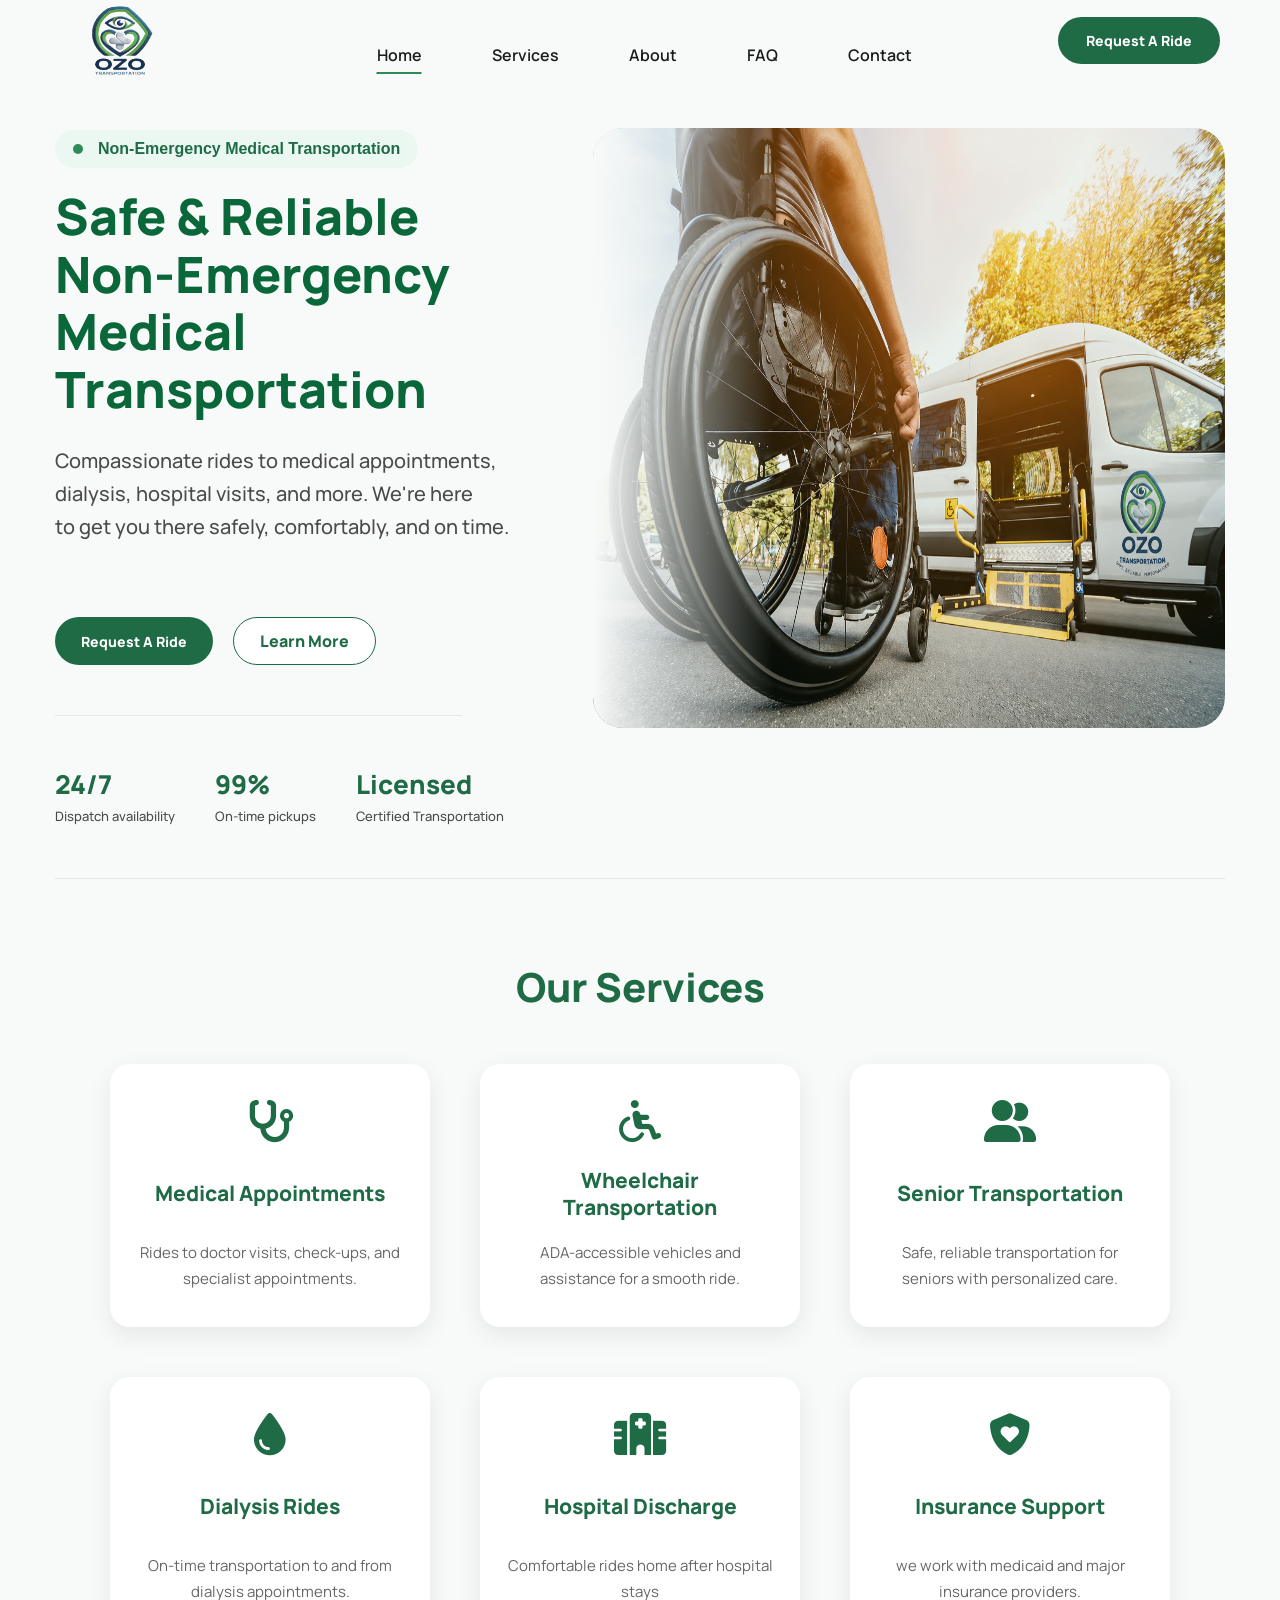
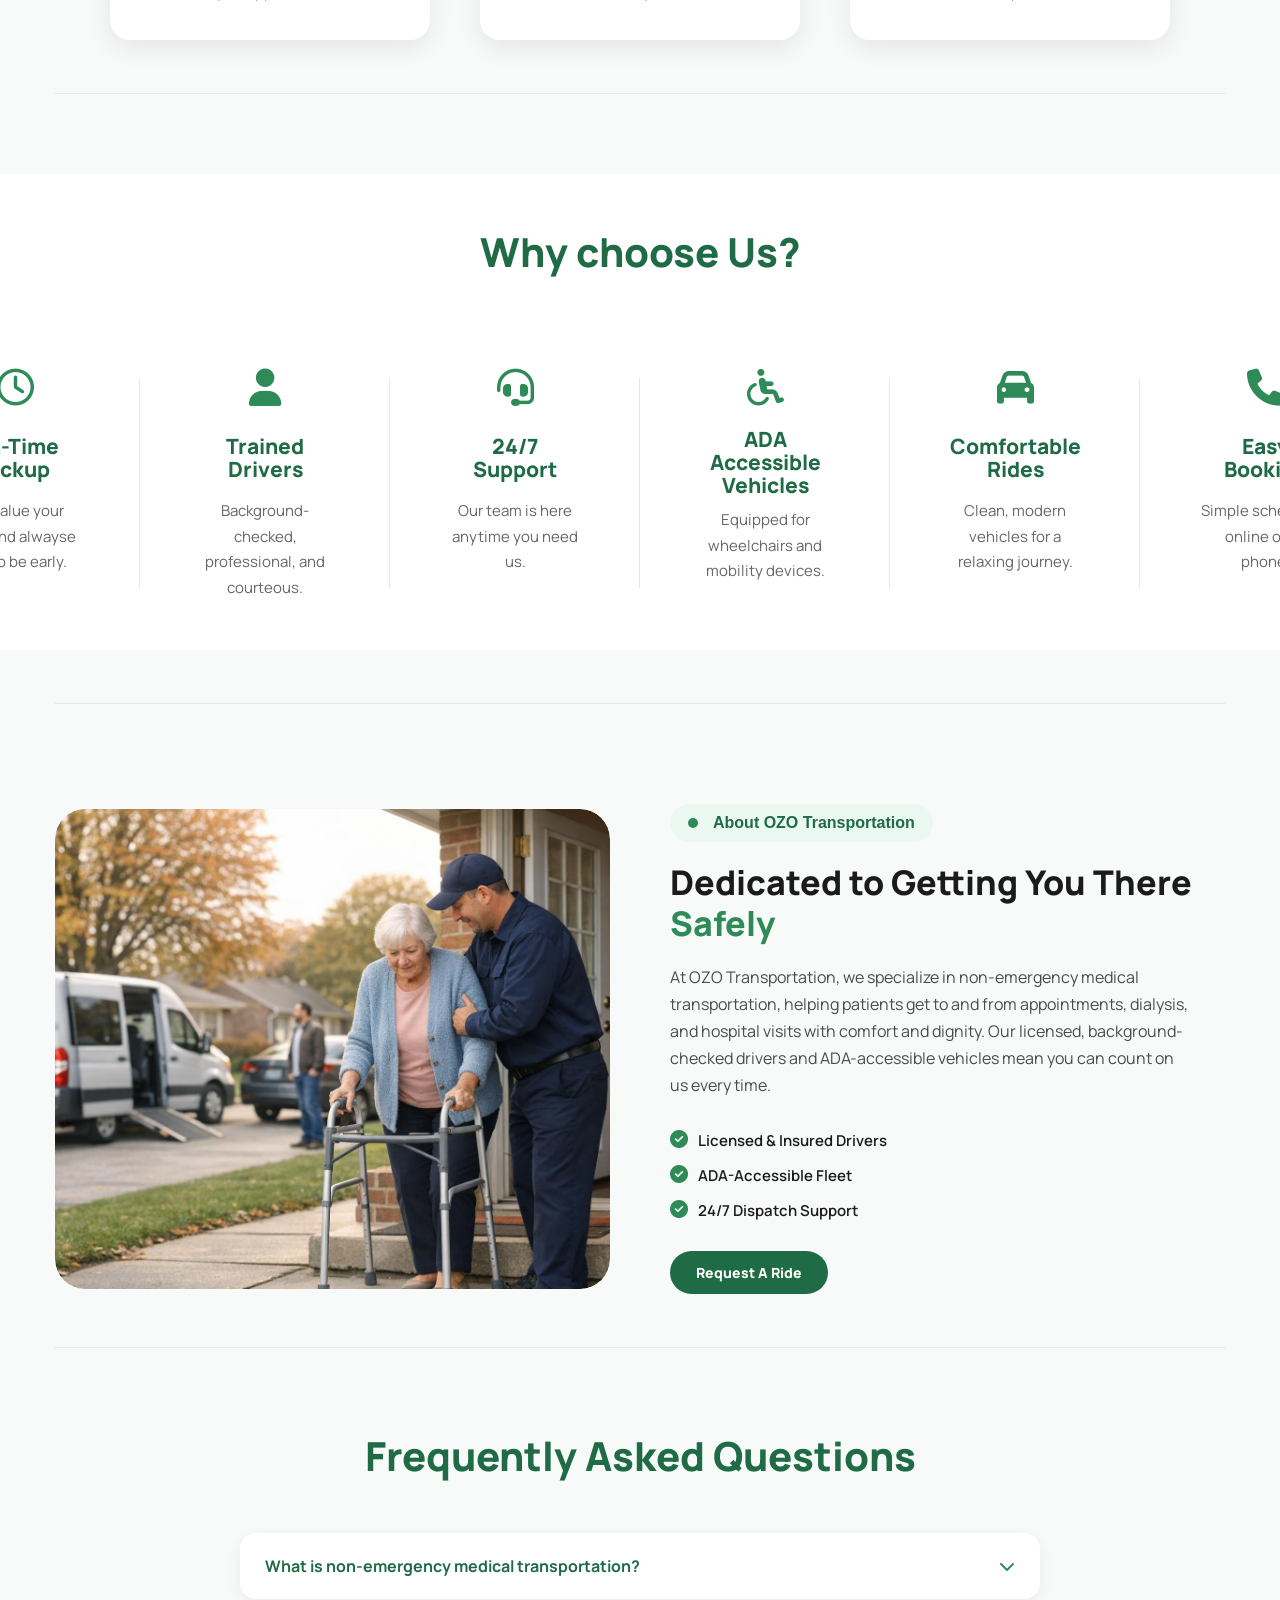
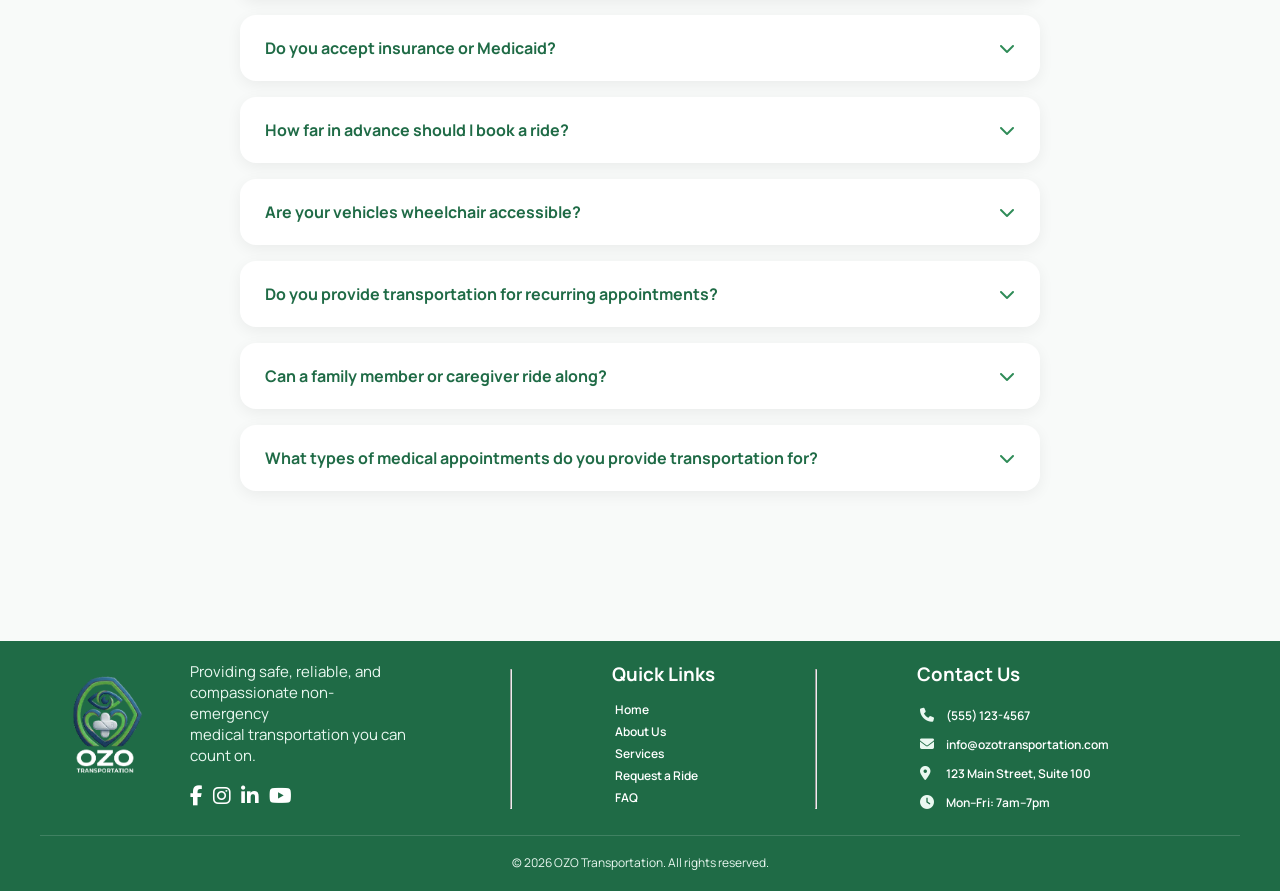
<file: index.html>
<!doctype html>
<html lang="en">
  <head>
    <meta charset="UTF-8" />
    <meta name="viewport" content="width=device-width, initial-scale=1.0" />
    <title>NEMT - OZO Transportation</title>
    <meta
      name="description"
      content="Safe, reliable non-emergency medical transportation for dialysis, hospital visits, and appointments. ADA-accessible vehicles, 24/7 dispatch. Book your ride today."
    />
    <link rel="canonical" href="https://www.ozotransportation.com/" />
    <!-- Open Graph (for social shares) -->
    <meta
      property="og:title"
      content="OZO Transportation — Non-Emergency Medical Transportation"
    />
    <meta
      property="og:description"
      content="Compassionate, ADA-accessible rides to medical appointments, dialysis, and hospital visits."
    />
    <meta
      property="og:image"
      content="https://www.ozotransportation.com/images/hero.png"
    />
    <meta property="og:type" content="website" />
    <meta property="og:url" content="https://www.ozotransportation.com/" />
    <!-- Twitter Card -->
    <meta name="twitter:card" content="summary_large_image" />

    <link rel="stylesheet" href="main.css" />
    <!-- google fonts -->
    <link rel="preconnect" href="https://fonts.googleapis.com" />
    <link rel="preconnect" href="https://fonts.gstatic.com" crossorigin />
    <link
      href="https://fonts.googleapis.com/css2?family=Manrope:wght@200..800&family=Open+Sans:ital,wght@0,300..800;1,300..800&family=Roboto+Condensed:ital,wght@0,100..900;1,100..900&family=Yuyu&display=swap"
      rel="stylesheet"
    />
    <!-- Font awsome for the icons  -->
    <link
      rel="stylesheet"
      href="https://cdnjs.cloudflare.com/ajax/libs/font-awesome/6.7.2/css/all.min.css"
    />
    <link rel="icon" href="images/logo2.png" />

    <script type="application/ld+json">
      {
        "@context": "https://schema.org",
        "@type": "MedicalBusiness",
        "name": "OZO Transportation",
        "description": "Non-emergency medical transportation services including dialysis rides, wheelchair transportation, and hospital discharge transport.",
        "telephone": "+15551234567",
        "email": "info@ozotransportation.com",
        "address": {
          "@type": "PostalAddress",
          "streetAddress": "123 Main Street, Suite 100"
        },
        "openingHours": "Mo-Fr 07:00-19:00"
      }
    </script>
  </head>
  <body>
    <div class="preloader" id="preloader">
      <div class="preloader-content">
        <img
          src="images/Logo.png"
          alt="OZO Transportation"
          class="preloader-logo"
        />
        <div class="preloader-spinner"></div>
      </div>
    </div>
    <div class="container">
      <header>
        <a href="#home"
          ><img
            class="logo"
            src="images/Logo.png"
            alt="OZO Transportation Logo"
        /></a>
        <nav>
          <ul>
            <li><a href="#home" class="active">Home</a></li>
            <li><a href="#services">Services</a></li>
            <li><a href="#about">About</a></li>
            <li><a href="#FAQ">FAQ</a></li>
            <li><a href="#contact">Contact</a></li>
          </ul>
          <button class="hamburger" id="hamburgerBtn" aria-label="Menu">
            <i class="fa-solid fa-bars"></i>
          </button>
        </nav>
        <button class="btn" id="requestBtn" onclick="location.href='requestAride.html'">Request A Ride</button>
      </header>
      <section class="hero" id="home">
        <div class="lhero-content">
          <div class="badge">
            <span class="badge-dot"></span>
            <span class="title">Non-Emergency Medical Transportation</span>
          </div>
          <h1 class="hero-header">
            Safe & Reliable <br />Non-Emergency <br />Medical Transportation
          </h1>
          <p class="hero-subtitle">
            Compassionate rides to medical appointments, dialysis, hospital
            visits, and more. We're here <br />to get you there safely,
            comfortably, and on time.
          </p>
          <div class="hero-btns">
            <button class="hero-btn1" id="requestBtn" onclick="location.href='requestAride.html'">Request A Ride</button>
            <a class="hero-btn2" href="#about">Learn More</a>
          </div>
          <hr class="hero-hr" />
          <div class="hero-stats">
            <div class="div1">
              <span class="stat-number">24/7</span>
              <p>Dispatch availability</p>
            </div>
            <div class="div2">
              <span class="stat-number">99%</span>
              <p>On-time pickups</p>
            </div>
            <div class="div3">
              <span class="stat-number">Licensed</span>
              <p>Certified Transportation</p>
            </div>
          </div>
        </div>
        <div class="rhero-content">
          <img src="images/hero.png" />
        </div>
      </section>
      <hr class="hero-hr2" />
      <section class="services" id="services">
        <h2 class="services-header">Our Services</h2>
        <article class="services-cards">
          <div class="card">
            <i class="fa-solid fa-stethoscope" style="color: #1f6b46"></i>
            <h5 class="card-header">Medical Appointments</h5>
            <p>
              Rides to doctor visits, check-ups, and specialist appointments.
            </p>
          </div>
          <div class="card">
            <i class="fa-solid fa-wheelchair" style="color: #1f6b46"></i>
            <h5 class="card-header">Wheelchair Transportation</h5>
            <p>ADA-accessible vehicles and assistance for a smooth ride.</p>
          </div>
          <div class="card">
            <i class="fa-solid fa-user-group" style="color: #1f6b46"></i>
            <h5 class="card-header">Senior Transportation</h5>
            <p>
              Safe, reliable transportation for seniors with personalized care.
            </p>
          </div>
          <div class="card">
            <i class="fa-solid fa-droplet" style="color: #1f6b46"></i>
            <h5 class="card-header">Dialysis Rides</h5>
            <p>On-time transportation to and from dialysis appointments.</p>
          </div>
          <div class="card">
            <i class="fa-solid fa-hospital" style="color: #1f6b46"></i>
            <h5 class="card-header">Hospital Discharge</h5>
            <p>Comfortable rides home after hospital stays</p>
          </div>
          <div class="card">
            <i class="fa-solid fa-shield-heart" style="color: #1f6b46"></i>
            <h5 class="card-header">Insurance Support</h5>
            <p>we work with medicaid and major insurance providers.</p>
          </div>
        </article>
      </section>
      <hr class="hero-hr2" />
      <section class="why-chooseUs">
        <h2 class="why-chooseUs-header">Why choose Us?</h2>
        <div class="why-chooseUs-cards">
          <div class="why-chooseUs-card-content">
            <i class="fa-regular fa-clock"></i>
            <h5>On-Time Pickup</h5>
            <p>We value your time and alwayse aim to be early.</p>
          </div>
          <div class="why-chooseUs-card-content">
            <i class="fa-solid fa-user"></i>
            <h5>Trained Drivers</h5>
            <p>Background-checked, professional, and courteous.</p>
          </div>
          <div class="why-chooseUs-card-content">
            <i class="fa-solid fa-headset"></i>
            <h5>24/7 Support</h5>
            <p>Our team is here anytime you need us.</p>
          </div>
          <div class="why-chooseUs-card-content">
            <i class="fa-solid fa-wheelchair"></i>
            <h5>ADA Accessible Vehicles</h5>
            <p>Equipped for wheelchairs and mobility devices.</p>
          </div>
          <div class="why-chooseUs-card-content">
            <i class="fa-solid fa-car"></i>
            <h5>Comfortable Rides</h5>
            <p>Clean, modern vehicles for a relaxing journey.</p>
          </div>
          <div class="why-chooseUs-card-content">
            <i class="fa-solid fa-phone"></i>
            <h5>Easy Booking</h5>
            <p>Simple scheduling online or by phone.</p>
          </div>
        </div>
      </section>
      <hr class="hero-hr2" />
      <section class="about" id="about">
        <div class="about-content">
          <div class="about-img">
            <img src="images/about.jpg" alt="OZO Transportation team" />
          </div>
          <div class="about-text">
            <div class="badge">
              <span class="badge-dot"></span>
              <span class="title">About OZO Transportation</span>
            </div>
            <h2 class="about-header">
              Dedicated to Getting You There
              <span style="color: #2e8b57">Safely</span>
            </h2>
            <p class="about-p">
              At OZO Transportation, we specialize in non-emergency medical
              transportation, helping patients get to and from appointments,
              dialysis, and hospital visits with comfort and dignity. Our
              licensed, background-checked drivers and ADA-accessible vehicles
              mean you can count on us every time.
            </p>
            <div class="about-points">
              <div class="about-point">
                <i class="fa-solid fa-circle-check"></i>
                <span>Licensed & Insured Drivers</span>
              </div>
              <div class="about-point">
                <i class="fa-solid fa-circle-check"></i>
                <span>ADA-Accessible Fleet</span>
              </div>
              <div class="about-point">
                <i class="fa-solid fa-circle-check"></i>
                <span>24/7 Dispatch Support</span>
              </div>
            </div>
            <button class="hero-btn1" id="requestBtn" onclick="location.href='requestAride.html'">Request A Ride</button>
          </div>
        </div>
      </section>
      <hr class="hero-hr2" />
      <section class="faq" id="FAQ">
        <h2 class="faq-header">Frequently Asked Questions</h2>
        <div class="faq-list">
          <div class="faq-item">
            <button class="faq-question">
              What is non-emergency medical transportation?
              <i class="fa-solid fa-chevron-down"></i>
            </button>
            <div class="faq-answer">
              <p>
                It's transportation for patients who need to get to medical
                appointments, dialysis, or hospital visits but don't require an
                ambulance.
              </p>
            </div>
          </div>
          <div class="faq-item">
            <button class="faq-question">
              Do you accept insurance or Medicaid?
              <i class="fa-solid fa-chevron-down"></i>
            </button>
            <div class="faq-answer">
              <p>
                Yes, we work with Medicaid and most major insurance providers.
                Contact us to confirm your specific coverage.
              </p>
            </div>
          </div>
          <div class="faq-item">
            <button class="faq-question">
              How far in advance should I book a ride?
              <i class="fa-solid fa-chevron-down"></i>
            </button>
            <div class="faq-answer">
              <p>
                We recommend booking at least 24 hours in advance, though we do
                our best to accommodate same-day requests when possible.
              </p>
            </div>
          </div>
          <div class="faq-item">
            <button class="faq-question">
              Are your vehicles wheelchair accessible?
              <i class="fa-solid fa-chevron-down"></i>
            </button>
            <div class="faq-answer">
              <p>
                Yes, our fleet includes ADA-accessible vehicles equipped for
                wheelchairs and other mobility devices.
              </p>
            </div>
          </div>
          <div class="faq-item">
            <button class="faq-question">
              Do you provide transportation for recurring appointments?
              <i class="fa-solid fa-chevron-down"></i>
            </button>
            <div class="faq-answer">
              <p>
                Yes, we can arrange recurring transportation for ongoing
                treatments such as dialysis, physical therapy, chemotherapy, and
                other regularly scheduled medical appointments.
              </p>
            </div>
          </div>
          <div class="faq-item">
            <button class="faq-question">
              Can a family member or caregiver ride along?
              <i class="fa-solid fa-chevron-down"></i>
            </button>
            <div class="faq-answer">
              <p>
                Yes, in most cases a family member, caregiver, or personal
                assistant may accompany the patient. Please let us know when
                scheduling your ride so we can make the necessary arrangements.
              </p>
            </div>
          </div>

          <div class="faq-item">
            <button class="faq-question">
              What types of medical appointments do you provide transportation
              for?
              <i class="fa-solid fa-chevron-down"></i>
            </button>
            <div class="faq-answer">
              <p>
                We provide transportation for a wide range of medical needs,
                including doctor visits, dialysis treatments, physical therapy,
                hospital discharges, specialist appointments, outpatient
                procedures, and more.
              </p>
            </div>
          </div>
        </div>
      </section>
    </div>
    <footer class="footer" id="contact">
      <div class="footer-container">
        <div class="footer-column1">
          <img
            src="images/logo2.png"
            alt="OZO Transportation"
            class="footer-logo"
          />
          <div class="beside-logo">
            <p class="footer-p">
              Providing safe, reliable, and<br />compassionate non-emergency
              <br />medical transportation you can <br />count on.
            </p>
            <div class="social-icons">
              <a href="#"><i class="fa-brands fa-facebook-f"></i></a>
              <a href="#"><i class="fa-brands fa-instagram"></i></a>
              <a href="#"><i class="fa-brands fa-linkedin-in"></i></a>
              <a href="#"><i class="fa-brands fa-youtube"></i></a>
            </div>
          </div>
        </div>
        <hr class="footer-hr" />
        <div class="footer-column2">
          <h3>Quick Links</h3>
          <ul>
            <li><a href="#home">Home</a></li>
            <li><a href="#about">About Us</a></li>
            <li><a href="#services">Services</a></li>
            <li><a href="requestAride.html">Request a Ride</a></li>
            <li><a href="#FAQ">FAQ</a></li>
          </ul>
        </div>
        <hr class="footer-hr" />
        <div class="footer-column3">
          <h3>Contact Us</h3>
          <ul class="footer-contact">
            <li>
              <a href="tel:+15551234567"
                ><i class="fa-solid fa-phone"></i> (555) 123-4567</a
              >
            </li>
            <li>
              <a href="mailto:info@ozotransportation.com"
                ><i class="fa-solid fa-envelope"></i>
                info@ozotransportation.com</a
              >
            </li>
            <li>
              <a href="#"
                ><i class="fa-solid fa-location-dot"></i> 123 Main Street, Suite
                100</a
              >
            </li>
            <li>
              <a href="#"><i class="fa-solid fa-clock"></i> Mon–Fri: 7am–7pm</a>
            </li>
          </ul>
        </div>
      </div>
      <div class="footer-bottom">
        <p>&copy; 2026 OZO Transportation. All rights reserved.</p>
      </div>
    </footer>
    <script src="main.js"></script>
  </body>
</html>
</file>
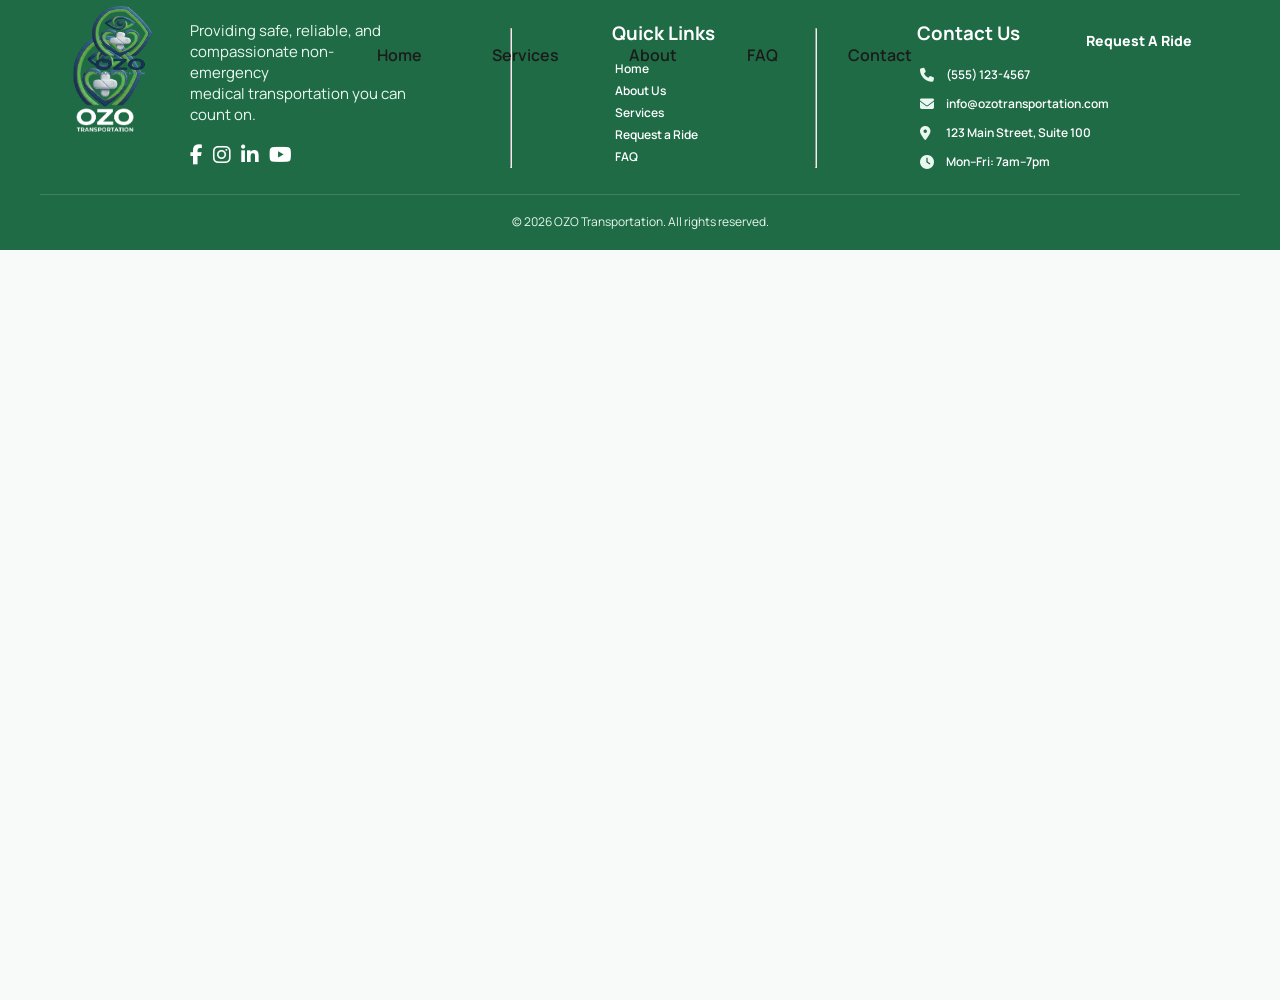
<file: requestAride.html>
<!doctype html>
<html lang="en">
  <head>
    <meta charset="UTF-8" />
    <meta name="viewport" content="width=device-width, initial-scale=1.0" />
    <title>OZO Transportation</title>
    <meta
      name="description"
      content="Safe, reliable non-emergency medical transportation for dialysis, hospital visits, and appointments. ADA-accessible vehicles, 24/7 dispatch. Book your ride today."
    />
    <link rel="canonical" href="https://www.ozotransportation.com/" />
    <!-- Open Graph (for social shares) -->
    <meta
      property="og:title"
      content="OZO Transportation — Non-Emergency Medical Transportation"
    />
    <meta
      property="og:description"
      content="Compassionate, ADA-accessible rides to medical appointments, dialysis, and hospital visits."
    />
    <meta
      property="og:image"
      content="https://www.ozotransportation.com/images/hero.png"
    />
    <meta property="og:type" content="website" />
    <meta property="og:url" content="https://www.ozotransportation.com/" />
    <!-- Twitter Card -->
    <meta name="twitter:card" content="summary_large_image" />

    <link rel="stylesheet" href="requestAride.css" />
    <link rel="stylesheet" href="main.css" />
    <!-- google fonts -->
    <link rel="preconnect" href="https://fonts.googleapis.com" />
    <link rel="preconnect" href="https://fonts.gstatic.com" crossorigin />
    <link
      href="https://fonts.googleapis.com/css2?family=Manrope:wght@200..800&family=Open+Sans:ital,wght@0,300..800;1,300..800&family=Roboto+Condensed:ital,wght@0,100..900;1,100..900&family=Yuyu&display=swap"
      rel="stylesheet"
    />
    <!-- Font awsome for the icons  -->
    <link
      rel="stylesheet"
      href="https://cdnjs.cloudflare.com/ajax/libs/font-awesome/6.7.2/css/all.min.css"
    />
    <link rel="icon" href="images/logo2.png" />

    <script type="application/ld+json">
      {
        "@context": "https://schema.org",
        "@type": "MedicalBusiness",
        "name": "OZO Transportation",
        "description": "Non-emergency medical transportation services including dialysis rides, wheelchair transportation, and hospital discharge transport.",
        "telephone": "+15551234567",
        "email": "info@ozotransportation.com",
        "address": {
          "@type": "PostalAddress",
          "streetAddress": "123 Main Street, Suite 100"
        },
        "openingHours": "Mo-Fr 07:00-19:00"
      }
    </script>
  </head>
  <body>
    <div class="preloader" id="preloader">
      <div class="preloader-content">
        <img
          src="images/Logo.png"
          alt="OZO Transportation"
          class="preloader-logo"
        />
        <div class="preloader-spinner"></div>
      </div>
    </div>
    <div class="container">
      <header>
        <a href="#home"
          ><img
            class="logo"
            src="images/Logo.png"
            alt="OZO Transportation Logo"
        /></a>
        <nav>
          <ul>
            <li><a href="index.html#home">Home</a></li>
            <li><a href="index.html#services">Services</a></li>
            <li><a href="index.html#about">About</a></li>
            <li><a href="index.html#FAQ">FAQ</a></li>
            <li><a href="index.html#contact">Contact</a></li>
          </ul> 
          <button class="hamburger" id="hamburgerBtn" aria-label="Menu">
            <i class="fa-solid fa-bars"></i>
          </button>
        </nav>
        <button
          class="btn"
          id="requestBtn"
          onclick="location.href = 'requestAride.html'"
        >
          Request A Ride
        </button>
      </header>
    </div>
    <footer class="footer" id="contact">
      <div class="footer-container">
        <div class="footer-column1">
          <img
            src="images/logo2.png"
            alt="OZO Transportation"
            class="footer-logo"
          />
          <div class="beside-logo">
            <p class="footer-p">
              Providing safe, reliable, and<br />compassionate non-emergency
              <br />medical transportation you can <br />count on.
            </p>
            <div class="social-icons">
              <a href="#"><i class="fa-brands fa-facebook-f"></i></a>
              <a href="#"><i class="fa-brands fa-instagram"></i></a>
              <a href="#"><i class="fa-brands fa-linkedin-in"></i></a>
              <a href="#"><i class="fa-brands fa-youtube"></i></a>
            </div>
          </div>
        </div>
        <hr class="footer-hr" />
        <div class="footer-column2">
          <h3>Quick Links</h3>
          <ul>
            <li><a href="#home">Home</a></li>
            <li><a href="#about">About Us</a></li>
            <li><a href="#services">Services</a></li>
            <li><a href="requestAride.html">Request a Ride</a></li>
            <li><a href="#FAQ">FAQ</a></li>
          </ul>
        </div>
        <hr class="footer-hr" />
        <div class="footer-column3">
          <h3>Contact Us</h3>
          <ul class="footer-contact">
            <li>
              <a href="tel:+15551234567"
                ><i class="fa-solid fa-phone"></i> (555) 123-4567</a
              >
            </li>
            <li>
              <a href="mailto:info@ozotransportation.com"
                ><i class="fa-solid fa-envelope"></i>
                info@ozotransportation.com</a
              >
            </li>
            <li>
              <a href="#"
                ><i class="fa-solid fa-location-dot"></i> 123 Main Street, Suite
                100</a
              >
            </li>
            <li>
              <a href="#"><i class="fa-solid fa-clock"></i> Mon–Fri: 7am–7pm</a>
            </li>
          </ul>
        </div>
      </div>
      <div class="footer-bottom">
        <p>&copy; 2026 OZO Transportation. All rights reserved.</p>
      </div>
    </footer>
    <script src="main.js"></script>
  </body>
</html>
</file>
<file: main.css>
:root {
  --primary-green: #2e8b57;
  --dark-green: #1f6b46;
  --light-green: #eaf8f1;
  --bg-white: #ffffff;
  --text-color: #1b1b1b;
  --section-gap: 50px;
  --nav-height: 80px;
  --transition-fast: 0.25s ease;
  --transition-medium: 0.4s cubic-bezier(0.22, 1, 0.36, 1);
}

* {
  margin: 0;
  padding: 0;
  box-sizing: border-box;
}

/* ------------------------------ Preloader ------------------------------ */
.preloader {
  position: fixed;
  inset: 0;
  z-index: 9999;
  background: #f8faf9;
  display: flex;
  align-items: center;
  justify-content: center;
  transition: opacity 0.5s ease, visibility 0.5s ease;
}

.preloader.hidden {
  opacity: 0;
  visibility: hidden;
  pointer-events: none;
}

.preloader-content {
  display: flex;
  flex-direction: column;
  align-items: center;
  gap: 20px;
}

.preloader-logo {
  width: 140px;
  height: auto;
  animation: preloader-pulse 1.6s ease-in-out infinite;
}

.preloader-spinner {
  width: 40px;
  height: 40px;
  border: 3px solid var(--light-green);
  border-top-color: var(--primary-green);
  border-radius: 50%;
  animation: preloader-spin 0.8s linear infinite;
}

@keyframes preloader-spin {
  to { transform: rotate(360deg); }
}

@keyframes preloader-pulse {
  0%, 100% { opacity: 1; }
  50% { opacity: 0.6; }
}

body.loading {
  overflow: hidden;
}

body {
  background-color: #f8faf9;
  color: var(--text-color);
}

.container {
  margin: auto;
  padding: 0 55px;
  max-width: 1500px;
}

.logo {
  width: 220px;
  height: 100px;
  display: flex;
  align-items: center;
  margin-top: 10px;
}

header {
  display: flex;
  justify-content: space-between;
  align-items: center;
  padding: 0 20px 0 10px;
  position: fixed;
  top: 0;
  left: 0;
  width: 100%;
  height: var(--nav-height);
  z-index: 1000;
  background: transparent;
  transition: 0.4s;
}

header.scrolled {
  background: white;
  box-shadow: 0 5px 20px rgba(0, 0, 0, 0.08);
}

ul {
  gap: 70px;
  display: flex;
  flex-direction: row;
  list-style-type: none;
  margin-top: 30px;
}
a {
  text-decoration: none;
  color: var(--text-color);
  font-size: 16px;
  position: relative;
  font-weight: 600;
  transition: color 0.3s ease;
  font-family: "Manrope", sans-serif;
}

a:hover {
  color: var(--primary-green);
}

.btn {
  display: flex;
  padding: 14px 28px;
  border: none;
  border-radius: 999px;
  background: var(--dark-green);
  color: white;
  cursor: pointer;
  transition: 0.3s;
  gap: 10px;
  align-items: center;
  justify-content: center;
  margin-right: 40px;
  font-family: "Manrope", sans-serif;
  font-weight: 800;
  font-size: 14px;
}

.btn:hover {
  background: var(--primary-green);
  transform: translateY(-2px);
  box-shadow: 0 8px 18px rgba(46, 139, 87, 0.25);
}
.btn:active {
  transform: translateY(0);
}

nav a::after {
  content: "";
  position: absolute;
  left: 50%;
  bottom: -8px;
  transform: translateX(-50%);
  width: 0;
  height: 2px;
  background: var(--primary-green);
  transition: 0.3s ease;
}
nav a:hover::after {
  width: 100%;
}

nav a.active::after {
  width: 100%;
}

/* ---------------------------------------------  HERO SECTION  ---------------------------------------------------- */

.hero {
  font-family: "Manrope", sans-serif;
  display: flex;
  margin-top: 130px;
  justify-content: space-between;
  align-items: center;
  gap: 60px;
}

.lhero-content {
  display: flex;
  flex-direction: column;
  flex: 1;
}

.rhero-content {
  flex: 1.32;
  position: relative;
  overflow: hidden;
  border-radius: 30px;
  margin-top: -100px;
}
.rhero-content img {
  width: 100%;
  height: 600px;
  object-fit: fill;
  border-radius: 30px;
  display: block;
}

.rhero-content::before {
  content: "";
  position: absolute;
  left: 0;
  top: 0;
  width: 180px;
  height: 100%;
  background: linear-gradient(
    to right,
    #f8faf9 0%,
    rgba(248, 250, 249, 0) 100%
  );
  z-index: 2;
  border-radius: 30px 0 0 30px;
}

.rhero-content::after {
  content: "";
  position: absolute;
  inset: 0;
  background: rgba(46, 139, 87, 0.08);
  z-index: 1;
}

.badge {
  display: inline-flex;
  align-items: center;
  gap: 15px;
  padding: 10px 18px;
  background: var(--light-green);
  border-radius: 999px;
  color: var(--dark-green);
  font-weight: 600;
  font-size: 16px;
  display: inline-flex;
  width: fit-content;
  font-family: "roboto", sans-serif;
  /* margin-bottom: 20px; */
}

.badge-dot {
  width: 10px;
  height: 10px;
  background: var(--primary-green);
  border-radius: 50%;
  animation: pulse 2s infinite;
}

@keyframes pulse {
  0% {
    box-shadow: 0 0 0 0 rgba(46, 139, 87, 0.5);
  }
  70% {
    box-shadow: 0 0 0 10px rgba(46, 139, 87, 0);
  }
  100% {
    box-shadow: 0 0 0 0 rgba(46, 139, 87, 0);
  }
}

.hero-header {
  line-height: 1.15;
  font-weight: 900;
  color: #096739;
  font-size: 50px;
  margin-top: 20px;
}

.hero-subtitle {
  font-size: 20px;
  line-height: 1.65;
  color: #4b4b4b;
  font-weight: 500;
  margin-top: 10px;
  max-width: 520px;
  transform: translateY(16px);
}

.hero-btns {
  display: flex;
  gap: 20px;
  margin-top: 90px;
}
.hero-btn1 {
  display: flex;
  padding: 12px 26px;
  border: none;
  border-radius: 999px;
  background: var(--dark-green);
  color: white;
  cursor: pointer;
  transition: 0.3s;
  align-items: center;
  justify-content: center;
  font-family: "Manrope", sans-serif;
  font-weight: 800;
  font-size: 14px;
}

.hero-btn2 {
  display: flex;
  padding: 12px 26px;
  border: solid 1px var(--dark-green);
  border-radius: 999px;
  background: white;
  cursor: pointer;
  transition: 0.3s;
  align-items: center;
  justify-content: center;
  font-family: "Manrope", sans-serif;
  font-weight: 800;
  font-size: 16px;
  color: var(--dark-green);
}

.hero-btn1:hover {
  background: var(--primary-green);
  transform: translateY(-2px);
  box-shadow: 0 8px 18px rgba(46, 139, 87, 0.25);
}
.hero-btn1:active {
  transform: translateY(0);
}

.hero-btn2:hover {
  background: var(--light-green);
  transform: translateY(-2px);
  box-shadow: 0 8px 18px rgba(46, 139, 86, 0);
}
.hero-btn2:active {
  transform: translateY(0);
}

.hero-hr {
  border: none;
  height: 1px;
  background: #e5e7eb;
  margin: 50px 0;
  width: 85%;
}

.hero-hr2 {
  border: none;
  height: 1px;
  background: #e5e7eb;
  margin: 53px 0;
  width: 100%;
}

.hero-stats {
  display: flex;
  gap: 40px;
}

.stat-number {
  color: var(--dark-green);
  font-weight: 900;
  font-size: 26px;
}

.hero-stats p {
  color: #4b4b4b;
  font-weight: 500;
  font-size: 13px;
  margin-top: 5px;
}

/* ------------------------------------------------ Services -----------------------------------------------*/

.services {
  display: flex;
  flex-direction: column;
  align-items: center;
  margin-top: 80px;
  font-family: "Manrope", sans-serif;
  margin-bottom: var(--section-gap);
}

.services-header {
  color: var(--dark-green);
  font-size: 40px;
  font-weight: 900;
  margin-bottom: var(--section-gap);
}

.services-cards {
  display: grid;
  grid-template-columns: repeat(3, 1fr);
  gap: 50px;
}

.card {
  background: #fff;
  width: 320px;
  padding: 35px 25px;
  display: flex;
  flex-direction: column;
  align-items: center;
  justify-content: flex-start;
  border-radius: 20px;
  box-shadow: 0 8px 25px rgba(0, 0, 0, 0.08);
  transition:
    transform 0.35s ease,
    box-shadow 0.35s ease,
    border-color 0.35s ease;
  border: 1px solid transparent;
}

.card:hover {
  transform: translateY(-8px);
  box-shadow: 0 20px 40px rgba(0, 0, 0, 0.12);
  border-color: rgba(46, 139, 87, 0.2);
}

.card i {
  font-size: 42px;
  color: var(--primary-green);
  margin-bottom: 22px;
  transition: 0.35s;
}

.card-header {
  min-height: 60px;
  display: flex;
  justify-content: center;
  align-items: center;
  text-align: center;
  font-size: 21px;
  font-weight: 800;
  color: var(--dark-green);
  line-height: 1.3;
  margin-bottom: 16px;
}

.card p {
  text-align: center;
  color: #666;
  line-height: 1.7;
  font-size: 15px;
}

/*----------------------------------------------------------------  why choose us  ------------------------------------------------------*/
.why-chooseUs {
  display: flex;
  flex-direction: column;
  align-items: center;
  justify-content: center;
  font-family: "Manrope", sans-serif;
  background: var(--bg-white);
  padding: 0 30px 50px 30px;
  margin-left: -61px;
  margin-right: -61px;
  margin-top: 80px;
  background-color: white;
}

.why-chooseUs-header {
  font-size: 40px;
  font-weight: 900;
  color: var(--dark-green);
  margin-bottom: var(--section-gap);
  margin-top: var(--section-gap);
}

.why-chooseUs-cards {
  display: flex;
  justify-content: center;
  align-items: stretch;
  gap: 60px;
  margin-top: 40px;
}

.why-chooseUs-card-content {
  width: 190px;
  padding: 0 30px;
  display: flex;
  flex-direction: column;
  align-items: center;
  justify-content: flex-start;
  text-align: center;
  position: relative;
}

.why-chooseUs-card-content:not(:last-child)::after {
  content: "";
  position: absolute;
  top: 9px;
  right: -30px;
  width: 1px;
  height: 210px;
  background: #e5e7eb;
}

.why-chooseUs-cards i {
  font-size: 37px;
  color: var(--primary-green);
  margin-bottom: 22px;
  transition: 0.35s;
}
.why-chooseUs-cards h5 {
  color: var(--dark-green);
  text-align: center;
  margin-bottom: 10px;
  min-height: 60px;
  display: flex;
  justify-content: center;
  align-items: center;
  text-align: center;
  font-size: 21px;
  font-weight: 800;
  line-height: 1.1;
}

.why-chooseUs-cards p {
  text-align: center;
  color: #666;
  line-height: 1.7;
  font-size: 15px;
}

/* ------------------------------------------Footer--------------------------------------------- */

.footer {
  background: var(--dark-green);
  padding: 20px 40px 20px 40px;
  font-family: "Manrope", sans-serif;
}

.footer-container {
  display: flex;
  flex-direction: row;
  gap: 100px;
}

.footer-logo {
  width: 250px;
  height: 140px;
  margin-left: -60px;
  margin-right: -40px;
}

.footer-p {
  color: var(--light-green);
  font-size: 15px;
  width: 220px;
}

.footer-column1 {
  display: flex;
  flex-direction: row;
}

.social-icons {
  margin-top: 20px;
  display: flex;
  flex-direction: row;
  gap: 10px;
}

.social-icons i {
  font-size: 20px;
  color: white;
  transition: 0.3s;
}

.social-icons i:hover {
  color: var(--light-green-);
}

.footer-column2 a,
.footer-column2 h3 {
  color: white;
  transition: 0.3s;
}

.footer-hr {
  /* width:0.1px; */
  height: 140px;
  margin-top: 8px;
  color: #e5e7eb00;
}

.footer-column2 ul {
  display: flex;
  flex-direction: column;
  gap: 000px;
}
.footer-column2 a {
  font-size: 12px;
  color: white;
  margin-left: 3px;
}

.footer-column2 h3 {
  margin-bottom: -20px;
}

.footer-column2 a:hover {
  color: rgba(181, 250, 184, 0.205);
}

.footer-column3 h3 {
  color: white;
  margin-bottom: -20px;
}

.footer-contact {
  display: flex;
  flex-direction: column;
  gap: 12px;
  margin-top: 40px;
}

.footer-contact li {
  list-style: none;
}

.footer-contact a {
  display: flex;
  align-items: center;
  gap: 10px;
  font-size: 12px;
  color: white;
  margin-left: 3px;
}

.footer-contact a:hover {
  color: rgba(181, 250, 184, 0.205);
}

.footer-contact i {
  color: var(--light-green);
  font-size: 14px;
  width: 16px;
}

/* ---- Footer copyright bar ---- */
.footer-bottom {
  text-align: center;
  margin-top: 24px;
  padding-top: 18px;
  border-top: 1px solid rgba(255, 255, 255, 0.15);
}

.footer-bottom p {
  color: var(--light-green);
  font-size: 12px;
  font-family: "Manrope", sans-serif;
}

/* ------------------------------ About ------------------------------ */
.about {
  font-family: "Manrope", sans-serif;
  margin-top: 100px;
  margin-bottom: var(--section-gap);
}

.about-content {
  display: flex;
  align-items: center;
  gap: 60px;
}

.about-img {
  flex: 1;
  border-radius: 30px;
  overflow: hidden;
}

.about-img img {
  width: 100%;
  height: 480px;
  object-fit: cover;
  border-radius: 30px;
  display: block;
}

.about-text {
  flex: 1;
}

.about-header {
  font-size: 34px;
  font-weight: 900;
  color: #1b1b1b;
  margin-top: 20px;
  line-height: 1.2;
}

.about-p {
  font-size: 16px;
  line-height: 1.7;
  color: #4b4b4b;
  margin-top: 20px;
  max-width: 520px;
}

.about-points {
  display: flex;
  flex-direction: column;
  gap: 14px;
  margin: 30px 0;
}

.about-point {
  display: flex;
  align-items: center;
  gap: 10px;
  font-weight: 600;
  font-size: 15px;
}

.about-point i {
  color: var(--primary-green);
  font-size: 18px;
}

/* ------------------------------ FAQ ------------------------------ */
.faq {
  font-family: "Manrope", sans-serif;
  display: flex;
  flex-direction: column;
  align-items: center;
  margin-top: 80px;
  margin-bottom: 150px;
}

.faq-header {
  color: var(--dark-green);
  font-size: 40px;
  font-weight: 900;
  margin-bottom: var(--section-gap);
}

.faq-list {
  width: 100%;
  max-width: 800px;
  display: flex;
  flex-direction: column;
  gap: 16px;
}

.faq-item {
  background: #fff;
  border-radius: 16px;
  box-shadow: 0 4px 15px rgba(0, 0, 0, 0.06);
  overflow: hidden;
}

.faq-question {
  width: 100%;
  padding: 22px 25px;
  background: none;
  border: none;
  cursor: pointer;
  display: flex;
  justify-content: space-between;
  align-items: center;
  font-family: "Manrope", sans-serif;
  font-size: 16px;
  font-weight: 700;
  color: var(--dark-green);
  text-align: left;
}

.faq-question i {
  color: var(--primary-green);
  transition: transform 0.3s ease;
}

.faq-item.active .faq-question i {
  transform: rotate(180deg);
}

.faq-answer {
  max-height: 0;
  overflow: hidden;
  transition:
    max-height 0.35s ease,
    padding 0.35s ease;
  padding: 0 25px;
}

.faq-item.active .faq-answer {
  /* max-height: 200px; */
  padding: 0 25px 60px 25px;
}

.faq-answer p {
  color: #666;
  line-height: 1.7;
  font-size: 15px;
}

html {
  scroll-behavior: smooth;
}

section {
  scroll-margin-top: 100px;
}

/* -------------------- Hamburger (hidden on desktop) -------------------- */
.hamburger {
  display: none;
  background: none;
  border: none;
  font-size: 24px;
  color: var(--dark-green);
  cursor: pointer;
  z-index: 1100;
}

html,
body {
  overflow-x: hidden;
  width: 100%;
}

/* ==================================================================RESPONSIVE ================================================================= */

/* ---------- Tablets & small laptops ---------- */
@media (max-width: 1024px) {
  .container {
    padding: 0 25px;
  }

  header {
    padding: 0 25px;
  }

  .logo {
    margin-left:-60px;
  }

  ul {
  gap: 40px;
}


.btn {
  gap: 10px;
  margin-right: -5px;
  font-size: 12px;
  margin-top:15px;
}


  .hero {
    flex-direction: column;
    margin-top: 100px;
    gap: 40px;
  }

  .rhero-content {
    width: 100%;
    margin-top: 0;
  }

  .rhero-content::before {
    content: none;
  }

  .rhero-content img {
    width: 100%;
    height: 350px;
    object-fit: cover;
  }

  .services-cards {
    grid-template-columns: repeat(2, 1fr);
    gap: 30px;
  }
  .card {
    width: 100%;
  }

  .why-chooseUs {
    margin-left: -25px;
    margin-right: -25px;
    padding: 0 25px 50px 25px;
  }

  .why-chooseUs-cards {
    flex-wrap: wrap;
    gap: 40px;
    justify-content: center;
  }
  .why-chooseUs-card-content {
    width: 45%;
  }
  .why-chooseUs-card-content::after {
    display: none;
  }

  .about-content {
    flex-direction: column;
  }
  .about-img img {
    height: 350px;
  }

  .footer-container {
    flex-direction: column;
    gap: 30px;
  }
  .footer-hr {
    display: none;
  }
  .footer-column1 {
    flex-direction: column;
  }
  .footer-logo {
    width: 180px;
    height: auto;
    margin-left: 0;
    margin-right: 0;
  }
}

/* ---------- Mobile ---------- */
@media (max-width: 768px) {
  .container {
    padding: 0 20px;
  }

  header {
    padding: 0 20px;
    height: 70px;
  }

  .logo {
    width: 150px;
    height: 70px;
    margin-top: 0;
  }

  .hamburger {
    display: block;
    position: fixed;
    top: 20px;
    right: 20px;
    z-index: 1100;
  }

  nav {
    position: fixed;
    top: 0;
    right: -100%;
    width: 75%;
    max-width: 300px;
    height: 100vh;
    background: white;
    box-shadow: -5px 0 20px rgba(0, 0, 0, 0.1);
    transition: right 0.35s ease;
    padding-top: 100px;
    z-index: 1050;
  }

  nav.nav-open {
    right: 0;
  }

  nav ul {
    flex-direction: column;
    gap: 26px;
    margin-top: 0;
    padding-left: 30px;
  }

  .btn {
    display: none;
  }

  /* ---- Hero ---- */
  .hero {
    margin-top: 90px;
    gap: 30px;
  }

  .badge {
    padding: 8px 14px;
    font-size: 13px;
    gap: 10px;
  }

  .hero-header {
    font-size: 26px !important;
    margin-top: 16px;
  }

  .hero-subtitle {
    font-size: 15px;
    max-width: 100%;
    transform: none;
    margin-top: 14px;
  }

  .hero-btns {
    flex-direction: column;
    gap: 12px;
    margin-top: 30px;
  }

  .hero-btn1,
  .hero-btn2 {
    width: 100%;
  }

  .hero-hr {
    width: 100%;
    margin: 30px 0;
  }

  .hero-stats {
    flex-wrap: wrap;
    gap: 20px;
  }

  .rhero-content img {
    height: 220px;
  }

  .hero-hr2 {
    margin: 35px 0;
  }

  /* ---- Services ---- */
  .services {
    margin-top: 50px;
  }

  .services-header,
  .faq-header,
  .why-chooseUs-header {
    font-size: 26px;
    text-align: center;
    margin-bottom: 30px;
  }

  .services-cards {
    grid-template-columns: 1fr;
    gap: 20px;
  }

  .card {
    padding: 28px 20px;
  }

  /* ---- Why choose us ---- */
  .why-chooseUs {
    margin-top: 50px;
  }

  .why-chooseUs-card-content {
    width: 100%;
    padding: 0;
  }

  /* ---- About ---- */
  .about {
    margin-top: 60px;
  }

  .about-header {
    font-size: 22px;
  }

  .about-p {
    font-size: 15px;
    max-width: 100%;
  }

  .about-img img {
    height: 320px;
    width: 100%;
  }

  /* ---- FAQ ---- */
  .faq {
    margin-top: 50px;
    margin-bottom: 80px;
  }

  .faq-question {
    font-size: 14px;
    padding: 18px 20px;
  }

  /* ---- Footer ---- */
  .footer {
    padding: 24px 20px 16px;
  }

  .footer-container {
    display: flex;
    flex-wrap: wrap;
    flex-direction: row;
    justify-content: space-between;
    gap: 20px;
  }

  .footer-column1 {
    width: 100%;
    flex-direction: column;
    align-items: center;
    text-align: center;
  }

  .footer-logo {
    width: 150px;
    height: auto;
    margin: 0 0 8px 0;
  }

  .beside-logo {
    display: flex;
    flex-direction: column;
    align-items: center;
  }

  .footer-p {
    width: 100%;
    max-width: 260px;
    text-align: center;
    font-size: 12.5px;
    line-height: 1.5;
  }

  .social-icons {
    justify-content: center;
    margin-top: 10px;
    gap: 16px;
  }

  .social-icons i {
    font-size: 16px;
  }

  .footer-column2,
  .footer-column3 {
    width: 48%;
  }

  .footer-column2 h3,
  .footer-column3 h3 {
    margin-bottom: 6px;
    font-size: 13px;
    margin-top: 16px;
  }

  .footer-column2 ul {
    gap: 5px;
  }

  .footer-column2 a,
  .footer-contact a {
    margin-left: 0;
    font-size: 11px;
  }

  .footer-contact {
    margin-top: 16px;
    gap: 6px;
  }

  .footer-contact a {
    gap: 6px;
  }

  .footer-contact i {
    font-size: 11px;
  }

  .footer-bottom {
    margin-top: 16px;
    padding-top: 14px;
  }

  .footer-bottom p {
    font-size: 11px;
  }
}

/* ---------- Small phones ---------- */
@media (max-width: 420px) {
  .container {
    padding: 0 16px;
  }

  .logo {
    width: 120px;
    height: 55px;
    margin-left: -35px;
  }

  .hero-header {
    font-size: 22px !important;
  }

  .hero-btn1,
  .hero-btn2 {
    font-size: 13px;
    padding: 10px 20px;
  }

  .rhero-content img {
    height: 180px;
  }
}
</file>
<file: requestAride.css>
body {
  min-height : 1000px;
}
</file>
